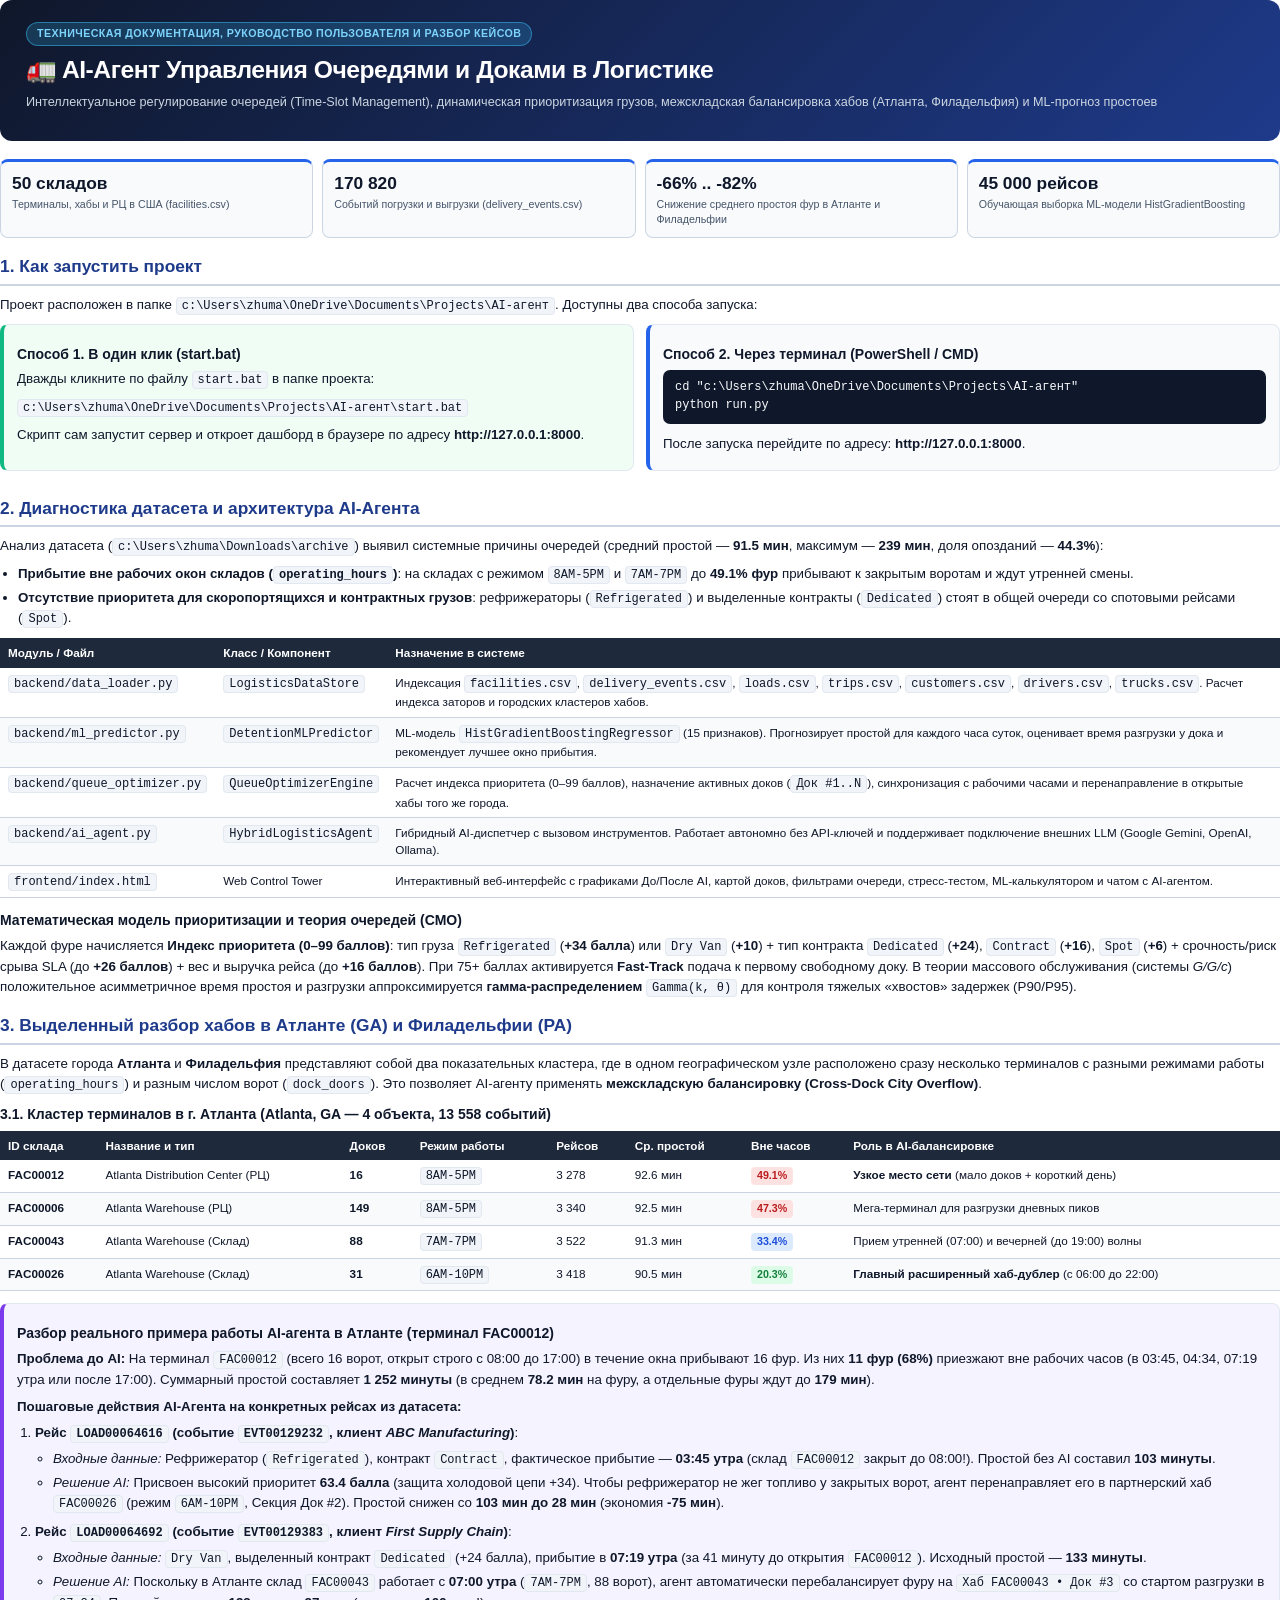
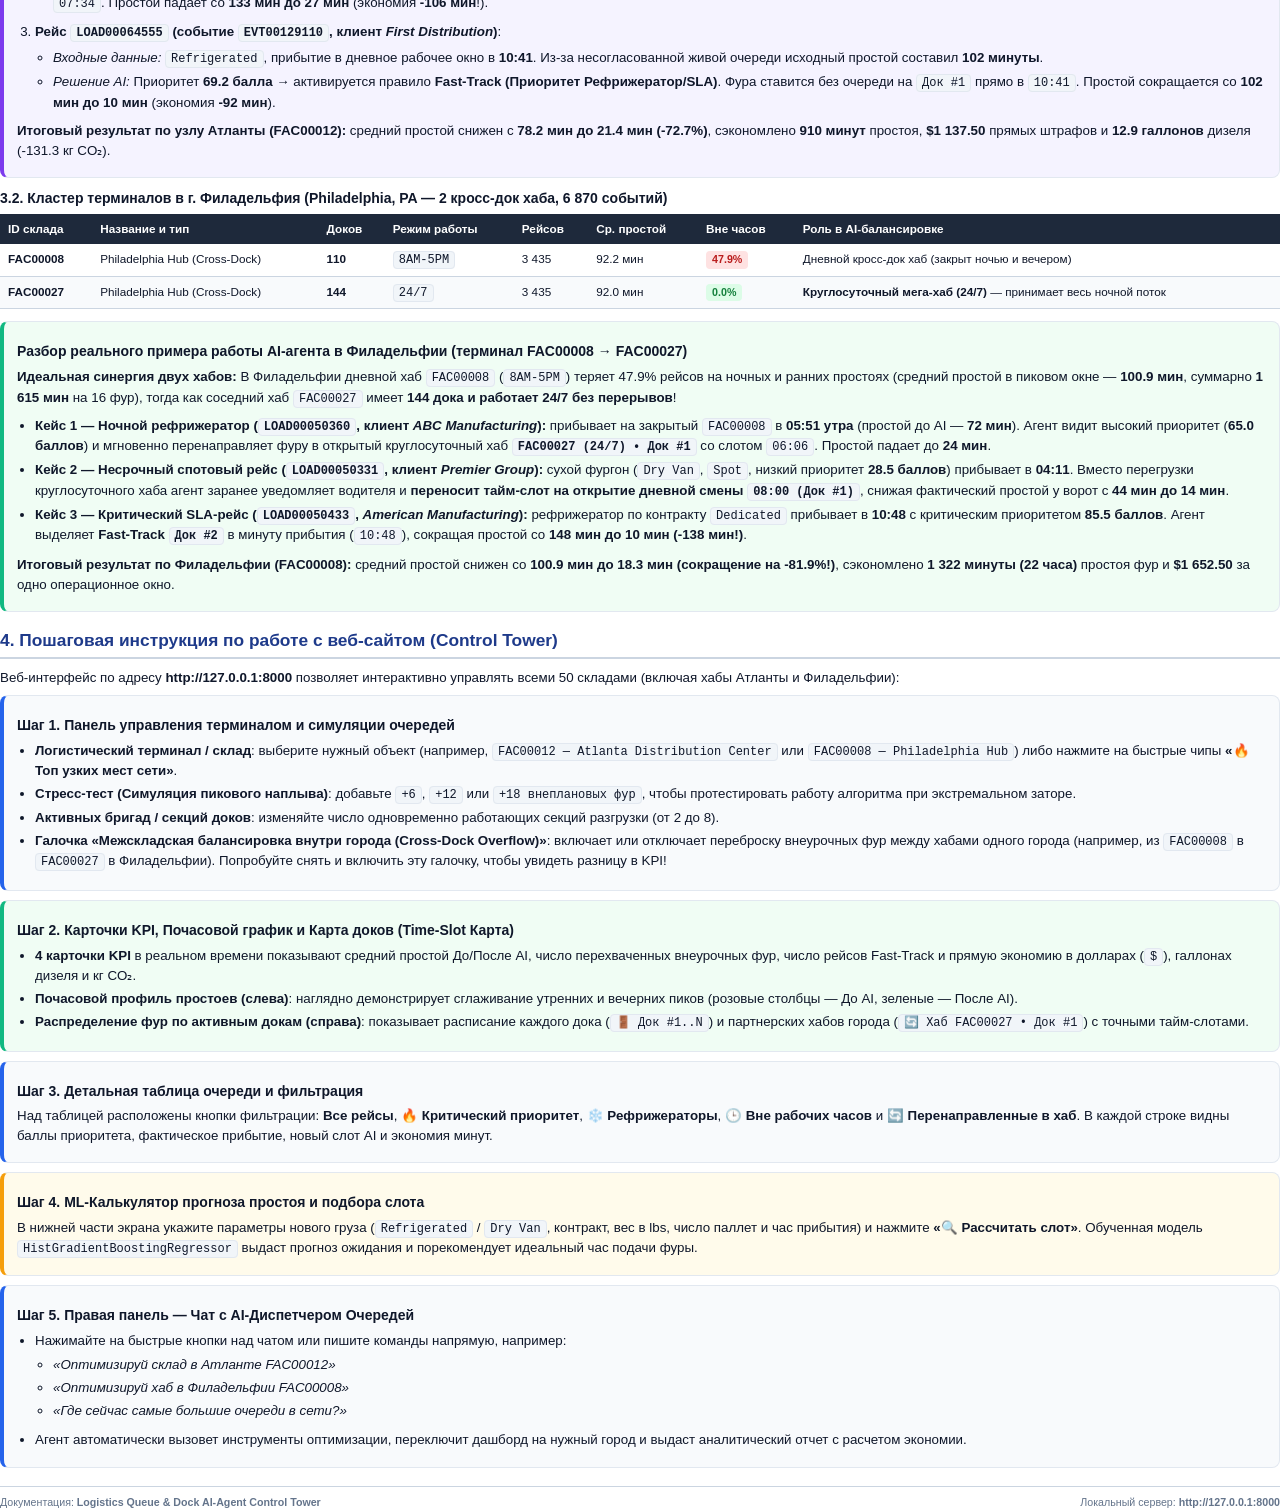
<file: docs/guide_template.html>
<!DOCTYPE html>
<html lang="ru">
<head>
  <meta charset="UTF-8" />
  <title>Руководство пользователя и разбор кейсов (Атланта и Филадельфия) — AI-Агент Логистика</title>
  <style>
    @page {
      size: A4;
      margin: 14mm 15mm 14mm 15mm;
    }
    * {
      box-sizing: border-box;
      margin: 0;
      padding: 0;
    }
    body {
      font-family: 'Segoe UI', Roboto, Arial, sans-serif;
      color: #0f172a;
      background: #ffffff;
      line-height: 1.48;
      font-size: 10pt;
    }
    .header-banner {
      background: linear-gradient(135deg, #0f172a 0%, #1e3a8a 100%);
      color: #ffffff;
      padding: 22px 26px;
      border-radius: 12px;
      margin-bottom: 18px;
    }
    .header-banner .tag {
      display: inline-block;
      background: rgba(56, 189, 248, 0.2);
      border: 1px solid rgba(56, 189, 248, 0.5);
      color: #7dd3fc;
      font-size: 8pt;
      font-weight: 700;
      padding: 3px 10px;
      border-radius: 99px;
      text-transform: uppercase;
      letter-spacing: 0.04em;
      margin-bottom: 6px;
    }
    .header-banner h1 {
      font-size: 18.5pt;
      font-weight: 800;
      margin-bottom: 5px;
      letter-spacing: -0.02em;
    }
    .header-banner p {
      font-size: 9.5pt;
      color: #cbd5e1;
    }
    h2 {
      font-size: 13pt;
      font-weight: 800;
      color: #1e3a8a;
      border-bottom: 2px solid #cbd5e1;
      padding-bottom: 4px;
      margin: 16px 0 9px 0;
    }
    h3 {
      font-size: 10.5pt;
      font-weight: 700;
      color: #0f172a;
      margin: 10px 0 5px 0;
    }
    p {
      margin-bottom: 7px;
    }
    ul, ol {
      margin: 5px 0 9px 18px;
    }
    li {
      margin-bottom: 3px;
    }
    code {
      font-family: Consolas, 'Courier New', monospace;
      background: #f1f5f9;
      color: #0f172a;
      padding: 1px 5px;
      border-radius: 4px;
      font-size: 9pt;
      border: 1px solid #e2e8f0;
    }
    .code-block {
      font-family: Consolas, 'Courier New', monospace;
      background: #0f172a;
      color: #f8fafc;
      padding: 9px 12px;
      border-radius: 7px;
      font-size: 9pt;
      margin: 6px 0 10px 0;
      white-space: pre-wrap;
    }
    .grid-2 {
      display: grid;
      grid-template-columns: 1fr 1fr;
      gap: 12px;
      margin: 8px 0;
    }
    .grid-4 {
      display: grid;
      grid-template-columns: repeat(4, 1fr);
      gap: 9px;
      margin: 8px 0 12px 0;
    }
    .stat-box {
      background: #f8fafc;
      border: 1px solid #cbd5e1;
      border-top: 3px solid #2563eb;
      border-radius: 8px;
      padding: 9px 11px;
    }
    .stat-box .val {
      font-size: 13pt;
      font-weight: 800;
      color: #0f172a;
    }
    .stat-box .lbl {
      font-size: 8pt;
      color: #475569;
    }
    .info-card {
      background: #f8fafc;
      border: 1px solid #e2e8f0;
      border-left: 4px solid #2563eb;
      border-radius: 8px;
      padding: 9px 13px;
      margin-bottom: 9px;
      page-break-inside: avoid;
    }
    .info-card.emerald {
      border-left-color: #10b981;
      background: #f0fdf4;
    }
    .info-card.amber {
      border-left-color: #f59e0b;
      background: #fffbeb;
    }
    .info-card.purple {
      border-left-color: #7c3aed;
      background: #f5f3ff;
    }
    .badge {
      display: inline-block;
      padding: 1px 6px;
      border-radius: 4px;
      font-size: 8pt;
      font-weight: 700;
    }
    .badge-red { background: #fee2e2; color: #b91c1c; }
    .badge-green { background: #dcfce7; color: #15803d; }
    .badge-blue { background: #dbeafe; color: #1d4ed8; }
    .badge-purple { background: #ede9fe; color: #6d28d9; }
    table {
      width: 100%;
      border-collapse: collapse;
      margin: 6px 0 12px 0;
      font-size: 8.8pt;
      page-break-inside: avoid;
    }
    th {
      background: #1e293b;
      color: #ffffff;
      text-align: left;
      padding: 6px 8px;
      font-weight: 700;
    }
    td {
      padding: 6px 8px;
      border-bottom: 1px solid #cbd5e1;
      vertical-align: top;
    }
    tr:nth-child(even) td {
      background: #f8fafc;
    }
    .page-break {
      page-break-before: always;
    }
    .footer {
      margin-top: 18px;
      padding-top: 8px;
      border-top: 1px solid #cbd5e1;
      font-size: 8pt;
      color: #64748b;
      display: flex;
      justify-content: space-between;
    }
  </style>
</head>
<body>

  <!-- PAGE 1: OVERVIEW, LAUNCH & ARCHITECTURE -->
  <div class="header-banner">
    <div class="tag">Техническая документация, руководство пользователя и разбор кейсов</div>
    <h1>🚛 AI-Агент Управления Очередями и Доками в Логистике</h1>
    <p>Интеллектуальное регулирование очередей (Time-Slot Management), динамическая приоритизация грузов, межскладская балансировка хабов (Атланта, Филадельфия) и ML-прогноз простоев</p>
  </div>

  <div class="grid-4">
    <div class="stat-box">
      <div class="val">50 складов</div>
      <div class="lbl">Терминалы, хабы и РЦ в США (facilities.csv)</div>
    </div>
    <div class="stat-box">
      <div class="val">170 820</div>
      <div class="lbl">Событий погрузки и выгрузки (delivery_events.csv)</div>
    </div>
    <div class="stat-box">
      <div class="val">-66% .. -82%</div>
      <div class="lbl">Снижение среднего простоя фур в Атланте и Филадельфии</div>
    </div>
    <div class="stat-box">
      <div class="val">45 000 рейсов</div>
      <div class="lbl">Обучающая выборка ML-модели HistGradientBoosting</div>
    </div>
  </div>

  <h2>1. Как запустить проект</h2>
  <p>Проект расположен в папке <code>c:\Users\zhuma\OneDrive\Documents\Projects\AI-агент</code>. Доступны два способа запуска:</p>

  <div class="grid-2">
    <div class="info-card emerald">
      <h3>Способ 1. В один клик (start.bat)</h3>
      <p>Дважды кликните по файлу <code>start.bat</code> в папке проекта:</p>
      <p><code>c:\Users\zhuma\OneDrive\Documents\Projects\AI-агент\start.bat</code></p>
      <p>Скрипт сам запустит сервер и откроет дашборд в браузере по адресу <b>http://127.0.0.1:8000</b>.</p>
    </div>
    <div class="info-card">
      <h3>Способ 2. Через терминал (PowerShell / CMD)</h3>
      <div class="code-block">cd "c:\Users\zhuma\OneDrive\Documents\Projects\AI-агент"
python run.py</div>
      <p>После запуска перейдите по адресу: <b>http://127.0.0.1:8000</b>.</p>
    </div>
  </div>

  <h2>2. Диагностика датасета и архитектура AI-Агента</h2>
  <p>Анализ датасета (<code>c:\Users\zhuma\Downloads\archive</code>) выявил системные причины очередей (средний простой — <b>91.5 мин</b>, максимум — <b>239 мин</b>, доля опозданий — <b>44.3%</b>):</p>
  <ul>
    <li><b>Прибытие вне рабочих окон складов (<code>operating_hours</code>)</b>: на складах с режимом <code>8AM-5PM</code> и <code>7AM-7PM</code> до <b>49.1% фур</b> прибывают к закрытым воротам и ждут утренней смены.</li>
    <li><b>Отсутствие приоритета для скоропортящихся и контрактных грузов</b>: рефрижераторы (<code>Refrigerated</code>) и выделенные контракты (<code>Dedicated</code>) стоят в общей очереди со спотовыми рейсами (<code>Spot</code>).</li>
  </ul>

  <table>
    <thead>
      <tr>
        <th>Модуль / Файл</th>
        <th>Класс / Компонент</th>
        <th>Назначение в системе</th>
      </tr>
    </thead>
    <tbody>
      <tr>
        <td><code>backend/data_loader.py</code></td>
        <td><code>LogisticsDataStore</code></td>
        <td>Индексация <code>facilities.csv</code>, <code>delivery_events.csv</code>, <code>loads.csv</code>, <code>trips.csv</code>, <code>customers.csv</code>, <code>drivers.csv</code>, <code>trucks.csv</code>. Расчет индекса заторов и городских кластеров хабов.</td>
      </tr>
      <tr>
        <td><code>backend/ml_predictor.py</code></td>
        <td><code>DetentionMLPredictor</code></td>
        <td>ML-модель <code>HistGradientBoostingRegressor</code> (15 признаков). Прогнозирует простой для каждого часа суток, оценивает время разгрузки у дока и рекомендует лучшее окно прибытия.</td>
      </tr>
      <tr>
        <td><code>backend/queue_optimizer.py</code></td>
        <td><code>QueueOptimizerEngine</code></td>
        <td>Расчет индекса приоритета (0–99 баллов), назначение активных доков (<code>Док #1..N</code>), синхронизация с рабочими часами и перенаправление в открытые хабы того же города.</td>
      </tr>
      <tr>
        <td><code>backend/ai_agent.py</code></td>
        <td><code>HybridLogisticsAgent</code></td>
        <td>Гибридный AI-диспетчер с вызовом инструментов. Работает автономно без API-ключей и поддерживает подключение внешних LLM (Google Gemini, OpenAI, Ollama).</td>
      </tr>
      <tr>
        <td><code>frontend/index.html</code></td>
        <td>Web Control Tower</td>
        <td>Интерактивный веб-интерфейс с графиками До/После AI, картой доков, фильтрами очереди, стресс-тестом, ML-калькулятором и чатом с AI-агентом.</td>
      </tr>
    </tbody>
  </table>

  <h3>Математическая модель приоритизации и теория очередей (СМО)</h3>
  <p>Каждой фуре начисляется <b>Индекс приоритета (0–99 баллов)</b>: тип груза <code>Refrigerated</code> (<b>+34 балла</b>) или <code>Dry Van</code> (<b>+10</b>) + тип контракта <code>Dedicated</code> (<b>+24</b>), <code>Contract</code> (<b>+16</b>), <code>Spot</code> (<b>+6</b>) + срочность/риск срыва SLA (до <b>+26 баллов</b>) + вес и выручка рейса (до <b>+16 баллов</b>). При 75+ баллах активируется <b>Fast-Track</b> подача к первому свободному доку. В теории массового обслуживания (системы <i>G/G/c</i>) положительное асимметричное время простоя и разгрузки аппроксимируется <b>гамма-распределением</b> <code>Gamma(k, θ)</code> для контроля тяжелых «хвостов» задержек (P90/P95).</p>

  <!-- PAGE 2: ATLANTA & PHILADELPHIA DEEP DIVE CASE STUDIES -->
  <div class="page-break"></div>

  <h2>3. Выделенный разбор хабов в Атланте (GA) и Филадельфии (PA)</h2>
  <p>В датасете города <b>Атланта</b> и <b>Филадельфия</b> представляют собой два показательных кластера, где в одном географическом узле расположено сразу несколько терминалов с разными режимами работы (<code>operating_hours</code>) и разным числом ворот (<code>dock_doors</code>). Это позволяет AI-агенту применять <b>межскладскую балансировку (Cross-Dock City Overflow)</b>.</p>

  <h3>3.1. Кластер терминалов в г. Атланта (Atlanta, GA — 4 объекта, 13 558 событий)</h3>
  <table>
    <thead>
      <tr>
        <th>ID склада</th>
        <th>Название и тип</th>
        <th>Доков</th>
        <th>Режим работы</th>
        <th>Рейсов</th>
        <th>Ср. простой</th>
        <th>Вне часов</th>
        <th>Роль в AI-балансировке</th>
      </tr>
    </thead>
    <tbody>
      <tr>
        <td><b>FAC00012</b></td>
        <td>Atlanta Distribution Center (РЦ)</td>
        <td><b>16</b></td>
        <td><code>8AM-5PM</code></td>
        <td>3 278</td>
        <td>92.6 мин</td>
        <td><span class="badge badge-red">49.1%</span></td>
        <td><b>Узкое место сети</b> (мало доков + короткий день)</td>
      </tr>
      <tr>
        <td><b>FAC00006</b></td>
        <td>Atlanta Warehouse (РЦ)</td>
        <td><b>149</b></td>
        <td><code>8AM-5PM</code></td>
        <td>3 340</td>
        <td>92.5 мин</td>
        <td><span class="badge badge-red">47.3%</span></td>
        <td>Мега-терминал для разгрузки дневных пиков</td>
      </tr>
      <tr>
        <td><b>FAC00043</b></td>
        <td>Atlanta Warehouse (Склад)</td>
        <td><b>88</b></td>
        <td><code>7AM-7PM</code></td>
        <td>3 522</td>
        <td>91.3 мин</td>
        <td><span class="badge badge-blue">33.4%</span></td>
        <td>Прием утренней (07:00) и вечерней (до 19:00) волны</td>
      </tr>
      <tr>
        <td><b>FAC00026</b></td>
        <td>Atlanta Warehouse (Склад)</td>
        <td><b>31</b></td>
        <td><code>6AM-10PM</code></td>
        <td>3 418</td>
        <td>90.5 мин</td>
        <td><span class="badge badge-green">20.3%</span></td>
        <td><b>Главный расширенный хаб-дублер</b> (с 06:00 до 22:00)</td>
      </tr>
    </tbody>
  </table>

  <div class="info-card purple">
    <h3>Разбор реального примера работы AI-агента в Атланте (терминал FAC00012)</h3>
    <p><b>Проблема до AI:</b> На терминал <code>FAC00012</code> (всего 16 ворот, открыт строго с 08:00 до 17:00) в течение окна прибывают 16 фур. Из них <b>11 фур (68%)</b> приезжают вне рабочих часов (в 03:45, 04:34, 07:19 утра или после 17:00). Суммарный простой составляет <b>1 252 минуты</b> (в среднем <b>78.2 мин</b> на фуру, а отдельные фуры ждут до <b>179 мин</b>).</p>
    <p><b>Пошаговые действия AI-Агента на конкретных рейсах из датасета:</b></p>
    <ol>
      <li><b>Рейс <code>LOAD00064616</code> (событие <code>EVT00129232</code>, клиент <i>ABC Manufacturing</i>)</b>:
        <ul>
          <li><i>Входные данные:</i> Рефрижератор (<code>Refrigerated</code>), контракт <code>Contract</code>, фактическое прибытие — <b>03:45 утра</b> (склад <code>FAC00012</code> закрыт до 08:00!). Простой без AI составил <b>103 минуты</b>.</li>
          <li><i>Решение AI:</i> Присвоен высокий приоритет <b>63.4 балла</b> (защита холодовой цепи +34). Чтобы рефрижератор не жег топливо у закрытых ворот, агент перенаправляет его в партнерский хаб <code>FAC00026</code> (режим <code>6AM-10PM</code>, Секция Док #2). Простой снижен со <b>103 мин до 28 мин</b> (экономия <b>-75 мин</b>).</li>
        </ul>
      </li>
      <li><b>Рейс <code>LOAD00064692</code> (событие <code>EVT00129383</code>, клиент <i>First Supply Chain</i>)</b>:
        <ul>
          <li><i>Входные данные:</i> <code>Dry Van</code>, выделенный контракт <code>Dedicated</code> (+24 балла), прибытие в <b>07:19 утра</b> (за 41 минуту до открытия <code>FAC00012</code>). Исходный простой — <b>133 минуты</b>.</li>
          <li><i>Решение AI:</i> Поскольку в Атланте склад <code>FAC00043</code> работает с <b>07:00 утра</b> (<code>7AM-7PM</code>, 88 ворот), агент автоматически перебалансирует фуру на <code>Хаб FAC00043 • Док #3</code> со стартом разгрузки в <code>07:34</code>. Простой падает со <b>133 мин до 27 мин</b> (экономия <b>-106 мин</b>!).</li>
        </ul>
      </li>
      <li><b>Рейс <code>LOAD00064555</code> (событие <code>EVT00129110</code>, клиент <i>First Distribution</i>)</b>:
        <ul>
          <li><i>Входные данные:</i> <code>Refrigerated</code>, прибытие в дневное рабочее окно в <b>10:41</b>. Из-за несогласованной живой очереди исходный простой составил <b>102 минуты</b>.</li>
          <li><i>Решение AI:</i> Приоритет <b>69.2 балла</b> → активируется правило <b>Fast-Track (Приоритет Рефрижератор/SLA)</b>. Фура ставится без очереди на <code>Док #1</code> прямо в <code>10:41</code>. Простой сокращается со <b>102 мин до 10 мин</b> (экономия <b>-92 мин</b>).</li>
        </ul>
      </li>
    </ol>
    <p><b>Итоговый результат по узлу Атланты (FAC00012):</b> средний простой снижен с <b>78.2 мин до 21.4 мин (-72.7%)</b>, сэкономлено <b>910 минут</b> простоя, <b>$1 137.50</b> прямых штрафов и <b>12.9 галлонов</b> дизеля (-131.3 кг CO₂).</p>
  </div>

  <h3>3.2. Кластер терминалов в г. Филадельфия (Philadelphia, PA — 2 кросс-док хаба, 6 870 событий)</h3>
  <table>
    <thead>
      <tr>
        <th>ID склада</th>
        <th>Название и тип</th>
        <th>Доков</th>
        <th>Режим работы</th>
        <th>Рейсов</th>
        <th>Ср. простой</th>
        <th>Вне часов</th>
        <th>Роль в AI-балансировке</th>
      </tr>
    </thead>
    <tbody>
      <tr>
        <td><b>FAC00008</b></td>
        <td>Philadelphia Hub (Cross-Dock)</td>
        <td><b>110</b></td>
        <td><code>8AM-5PM</code></td>
        <td>3 435</td>
        <td>92.2 мин</td>
        <td><span class="badge badge-red">47.9%</span></td>
        <td>Дневной кросс-док хаб (закрыт ночью и вечером)</td>
      </tr>
      <tr>
        <td><b>FAC00027</b></td>
        <td>Philadelphia Hub (Cross-Dock)</td>
        <td><b>144</b></td>
        <td><code>24/7</code></td>
        <td>3 435</td>
        <td>92.0 мин</td>
        <td><span class="badge badge-green">0.0%</span></td>
        <td><b>Круглосуточный мега-хаб (24/7)</b> — принимает весь ночной поток</td>
      </tr>
    </tbody>
  </table>

  <div class="info-card emerald">
    <h3>Разбор реального примера работы AI-агента в Филадельфии (терминал FAC00008 → FAC00027)</h3>
    <p><b>Идеальная синергия двух хабов:</b> В Филадельфии дневной хаб <code>FAC00008</code> (<code>8AM-5PM</code>) теряет 47.9% рейсов на ночных и ранних простоях (средний простой в пиковом окне — <b>100.9 мин</b>, суммарно <b>1 615 мин</b> на 16 фур), тогда как соседний хаб <code>FAC00027</code> имеет <b>144 дока и работает 24/7 без перерывов</b>!</p>
    <ul>
      <li><b>Кейс 1 — Ночной рефрижератор (<code>LOAD00050360</code>, клиент <i>ABC Manufacturing</i>):</b> прибывает на закрытый <code>FAC00008</code> в <b>05:51 утра</b> (простой до AI — <b>72 мин</b>). Агент видит высокий приоритет (<b>65.0 баллов</b>) и мгновенно перенаправляет фуру в открытый круглосуточный хаб <b><code>FAC00027 (24/7) • Док #1</code></b> со слотом <code>06:06</code>. Простой падает до <b>24 мин</b>.</li>
      <li><b>Кейс 2 — Несрочный спотовый рейс (<code>LOAD00050331</code>, клиент <i>Premier Group</i>):</b> сухой фургон (<code>Dry Van</code>, <code>Spot</code>, низкий приоритет <b>28.5 баллов</b>) прибывает в <b>04:11</b>. Вместо перегрузки круглосуточного хаба агент заранее уведомляет водителя и <b>переносит тайм-слот на открытие дневной смены <code>08:00 (Док #1)</code></b>, снижая фактический простой у ворот с <b>44 мин до 14 мин</b>.</li>
      <li><b>Кейс 3 — Критический SLA-рейс (<code>LOAD00050433</code>, <i>American Manufacturing</i>):</b> рефрижератор по контракту <code>Dedicated</code> прибывает в <b>10:48</b> с критическим приоритетом <b>85.5 баллов</b>. Агент выделяет <b>Fast-Track <code>Док #2</code></b> в минуту прибытия (<code>10:48</code>), сокращая простой со <b>148 мин до 10 мин (-138 мин!)</b>.</li>
    </ul>
    <p><b>Итоговый результат по Филадельфии (FAC00008):</b> средний простой снижен со <b>100.9 мин до 18.3 мин (сокращение на -81.9%!)</b>, сэкономлено <b>1 322 минуты (22 часа)</b> простоя фур и <b>$1 652.50</b> за одно операционное окно.</p>
  </div>

  <!-- PAGE 3: STEP-BY-STEP WEB UI GUIDE -->
  <div class="page-break"></div>

  <h2>4. Пошаговая инструкция по работе с веб-сайтом (Control Tower)</h2>
  <p>Веб-интерфейс по адресу <b>http://127.0.0.1:8000</b> позволяет интерактивно управлять всеми 50 складами (включая хабы Атланты и Филадельфии):</p>

  <div class="info-card">
    <h3>Шаг 1. Панель управления терминалом и симуляции очередей</h3>
    <ul>
      <li><b>Логистический терминал / склад</b>: выберите нужный объект (например, <code>FAC00012 — Atlanta Distribution Center</code> или <code>FAC00008 — Philadelphia Hub</code>) либо нажмите на быстрые чипы <b>«🔥 Топ узких мест сети»</b>.</li>
      <li><b>Стресс-тест (Симуляция пикового наплыва)</b>: добавьте <code>+6</code>, <code>+12</code> или <code>+18 внеплановых фур</code>, чтобы протестировать работу алгоритма при экстремальном заторе.</li>
      <li><b>Активных бригад / секций доков</b>: изменяйте число одновременно работающих секций разгрузки (от 2 до 8).</li>
      <li><b>Галочка «Межскладская балансировка внутри города (Cross-Dock Overflow)»</b>: включает или отключает переброску внеурочных фур между хабами одного города (например, из <code>FAC00008</code> в <code>FAC00027</code> в Филадельфии). Попробуйте снять и включить эту галочку, чтобы увидеть разницу в KPI!</li>
    </ul>
  </div>

  <div class="info-card emerald">
    <h3>Шаг 2. Карточки KPI, Почасовой график и Карта доков (Time-Slot Карта)</h3>
    <ul>
      <li><b>4 карточки KPI</b> в реальном времени показывают средний простой До/После AI, число перехваченных внеурочных фур, число рейсов Fast-Track и прямую экономию в долларах (<code>$</code>), галлонах дизеля и кг CO₂.</li>
      <li><b>Почасовой профиль простоев (слева)</b>: наглядно демонстрирует сглаживание утренних и вечерних пиков (розовые столбцы — До AI, зеленые — После AI).</li>
      <li><b>Распределение фур по активным докам (справа)</b>: показывает расписание каждого дока (<code>🚪 Док #1..N</code>) и партнерских хабов города (<code>🔄 Хаб FAC00027 • Док #1</code>) с точными тайм-слотами.</li>
    </ul>
  </div>

  <div class="info-card">
    <h3>Шаг 3. Детальная таблица очереди и фильтрация</h3>
    <p>Над таблицей расположены кнопки фильтрации: <b>Все рейсы</b>, <b>🔥 Критический приоритет</b>, <b>❄️ Рефрижераторы</b>, <b>🕒 Вне рабочих часов</b> и <b>🔄 Перенаправленные в хаб</b>. В каждой строке видны баллы приоритета, фактическое прибытие, новый слот AI и экономия минут.</p>
  </div>

  <div class="info-card amber">
    <h3>Шаг 4. ML-Калькулятор прогноза простоя и подбора слота</h3>
    <p>В нижней части экрана укажите параметры нового груза (<code>Refrigerated</code> / <code>Dry Van</code>, контракт, вес в lbs, число паллет и час прибытия) и нажмите <b>«🔍 Рассчитать слот»</b>. Обученная модель <code>HistGradientBoostingRegressor</code> выдаст прогноз ожидания и порекомендует идеальный час подачи фуры.</p>
  </div>

  <div class="info-card">
    <h3>Шаг 5. Правая панель — Чат с AI-Диспетчером Очередей</h3>
    <ul>
      <li>Нажимайте на быстрые кнопки над чатом или пишите команды напрямую, например:
        <ul>
          <li><i>«Оптимизируй склад в Атланте FAC00012»</i></li>
          <li><i>«Оптимизируй хаб в Филадельфии FAC00008»</i></li>
          <li><i>«Где сейчас самые большие очереди в сети?»</i></li>
        </ul>
      </li>
      <li>Агент автоматически вызовет инструменты оптимизации, переключит дашборд на нужный город и выдаст аналитический отчет с расчетом экономии.</li>
    </ul>
  </div>

  <div class="footer">
    <span>Документация: <b>Logistics Queue &amp; Dock AI-Agent Control Tower</b></span>
    <span>Локальный сервер: <b>http://127.0.0.1:8000</b></span>
  </div>

</body>
</html>
</file>
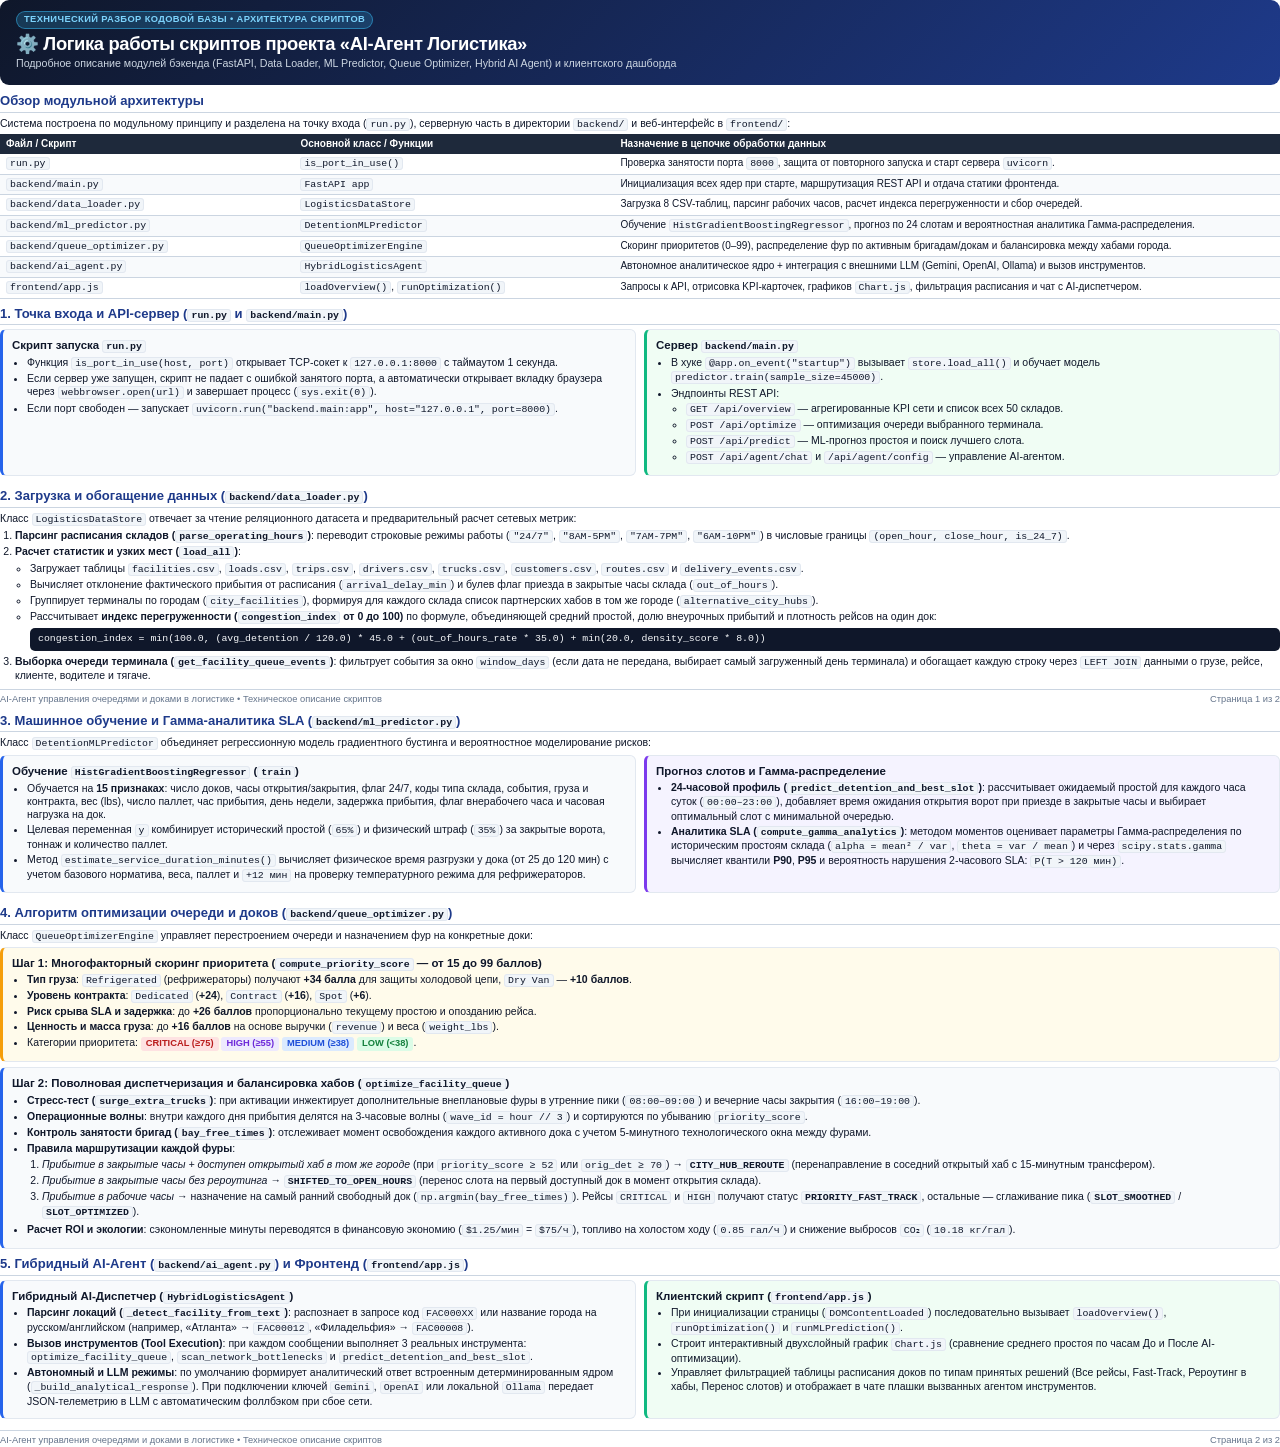
<file: docs/scripts_logic_template.html>
<!DOCTYPE html>
<html lang="ru">
<head>
  <meta charset="UTF-8" />
  <title>Архитектура и логика работы скриптов — AI-Агент Логистика</title>
  <style>
    @page {
      size: A4;
      margin: 8mm 11mm 8mm 11mm;
    }
    * {
      box-sizing: border-box;
      margin: 0;
      padding: 0;
    }
    body {
      font-family: 'Segoe UI', Roboto, Arial, sans-serif;
      color: #0f172a;
      background: #ffffff;
      line-height: 1.28;
      font-size: 7.9pt;
    }
    .header-banner {
      background: linear-gradient(135deg, #0f172a 0%, #1e3a8a 100%);
      color: #ffffff;
      padding: 11px 16px;
      border-radius: 9px;
      margin-bottom: 8px;
    }
    .header-banner .tag {
      display: inline-block;
      background: rgba(56, 189, 248, 0.2);
      border: 1px solid rgba(56, 189, 248, 0.5);
      color: #7dd3fc;
      font-size: 7pt;
      font-weight: 700;
      padding: 2px 7px;
      border-radius: 99px;
      text-transform: uppercase;
      letter-spacing: 0.04em;
      margin-bottom: 3px;
    }
    .header-banner h1 {
      font-size: 13.8pt;
      font-weight: 800;
      margin-bottom: 2px;
      letter-spacing: -0.02em;
    }
    .header-banner p {
      font-size: 8pt;
      color: #cbd5e1;
    }
    h2 {
      font-size: 9.8pt;
      font-weight: 800;
      color: #1e3a8a;
      border-bottom: 1.5px solid #cbd5e1;
      padding-bottom: 2px;
      margin: 7px 0 4px 0;
    }
    h3 {
      font-size: 8.6pt;
      font-weight: 700;
      color: #0f172a;
      margin: 2px 0 2px 0;
    }
    p {
      margin-bottom: 3px;
    }
    ul, ol {
      margin: 2px 0 4px 15px;
    }
    li {
      margin-bottom: 1.5px;
    }
    code {
      font-family: Consolas, 'Courier New', monospace;
      background: #f1f5f9;
      color: #0f172a;
      padding: 0px 3px;
      border-radius: 3px;
      font-size: 7.4pt;
      border: 1px solid #e2e8f0;
    }
    .code-block {
      font-family: Consolas, 'Courier New', monospace;
      background: #0f172a;
      color: #f8fafc;
      padding: 5px 8px;
      border-radius: 5px;
      font-size: 7.4pt;
      margin: 3px 0 4px 0;
      white-space: pre-wrap;
    }
    .grid-2 {
      display: grid;
      grid-template-columns: 1fr 1fr;
      gap: 8px;
      margin: 4px 0;
    }
    .info-card {
      background: #f8fafc;
      border: 1px solid #e2e8f0;
      border-left: 3.5px solid #2563eb;
      border-radius: 6px;
      padding: 6px 9px;
      margin-bottom: 5px;
      page-break-inside: avoid;
    }
    .info-card.emerald {
      border-left-color: #10b981;
      background: #f0fdf4;
    }
    .info-card.amber {
      border-left-color: #f59e0b;
      background: #fffbeb;
    }
    .info-card.purple {
      border-left-color: #7c3aed;
      background: #f5f3ff;
    }
    .badge {
      display: inline-block;
      padding: 1px 5px;
      border-radius: 3px;
      font-size: 7pt;
      font-weight: 700;
    }
    .badge-red { background: #fee2e2; color: #b91c1c; }
    .badge-green { background: #dcfce7; color: #15803d; }
    .badge-blue { background: #dbeafe; color: #1d4ed8; }
    .badge-purple { background: #ede9fe; color: #6d28d9; }
    table {
      width: 100%;
      border-collapse: collapse;
      margin: 3px 0 5px 0;
      font-size: 7.5pt;
      page-break-inside: avoid;
    }
    th {
      background: #1e293b;
      color: #ffffff;
      text-align: left;
      padding: 3.5px 6px;
      font-weight: 700;
    }
    td {
      padding: 3px 6px;
      border-bottom: 1px solid #cbd5e1;
      vertical-align: top;
    }
    tr:nth-child(even) td {
      background: #f8fafc;
    }
    .page-break {
      page-break-before: always;
    }
    .footer {
      margin-top: 6px;
      padding-top: 4px;
      border-top: 1px solid #cbd5e1;
      font-size: 7pt;
      color: #64748b;
      display: flex;
      justify-content: space-between;
    }
  </style>
</head>
<body>

  <!-- PAGE 1 -->
  <div class="header-banner">
    <div class="tag">Технический разбор кодовой базы • Архитектура скриптов</div>
    <h1>⚙️ Логика работы скриптов проекта «AI-Агент Логистика»</h1>
    <p>Подробное описание модулей бэкенда (FastAPI, Data Loader, ML Predictor, Queue Optimizer, Hybrid AI Agent) и клиентского дашборда</p>
  </div>

  <h2>Обзор модульной архитектуры</h2>
  <p>Система построена по модульному принципу и разделена на точку входа (<code>run.py</code>), серверную часть в директории <code>backend/</code> и веб-интерфейс в <code>frontend/</code>:</p>

  <table>
    <thead>
      <tr>
        <th style="width: 23%;">Файл / Скрипт</th>
        <th style="width: 25%;">Основной класс / Функции</th>
        <th>Назначение в цепочке обработки данных</th>
      </tr>
    </thead>
    <tbody>
      <tr>
        <td><code>run.py</code></td>
        <td><code>is_port_in_use()</code></td>
        <td>Проверка занятости порта <code>8000</code>, защита от повторного запуска и старт сервера <code>uvicorn</code>.</td>
      </tr>
      <tr>
        <td><code>backend/main.py</code></td>
        <td><code>FastAPI app</code></td>
        <td>Инициализация всех ядер при старте, маршрутизация REST API и отдача статики фронтенда.</td>
      </tr>
      <tr>
        <td><code>backend/data_loader.py</code></td>
        <td><code>LogisticsDataStore</code></td>
        <td>Загрузка 8 CSV-таблиц, парсинг рабочих часов, расчет индекса перегруженности и сбор очередей.</td>
      </tr>
      <tr>
        <td><code>backend/ml_predictor.py</code></td>
        <td><code>DetentionMLPredictor</code></td>
        <td>Обучение <code>HistGradientBoostingRegressor</code>, прогноз по 24 слотам и вероятностная аналитика Гамма-распределения.</td>
      </tr>
      <tr>
        <td><code>backend/queue_optimizer.py</code></td>
        <td><code>QueueOptimizerEngine</code></td>
        <td>Скоринг приоритетов (0–99), распределение фур по активным бригадам/докам и балансировка между хабами города.</td>
      </tr>
      <tr>
        <td><code>backend/ai_agent.py</code></td>
        <td><code>HybridLogisticsAgent</code></td>
        <td>Автономное аналитическое ядро + интеграция с внешними LLM (Gemini, OpenAI, Ollama) и вызов инструментов.</td>
      </tr>
      <tr>
        <td><code>frontend/app.js</code></td>
        <td><code>loadOverview()</code>, <code>runOptimization()</code></td>
        <td>Запросы к API, отрисовка KPI-карточек, графиков <code>Chart.js</code>, фильтрация расписания и чат с AI-диспетчером.</td>
      </tr>
    </tbody>
  </table>

  <h2>1. Точка входа и API-сервер (<code>run.py</code> и <code>backend/main.py</code>)</h2>
  <div class="grid-2">
    <div class="info-card">
      <h3>Скрипт запуска <code>run.py</code></h3>
      <ul>
        <li>Функция <code>is_port_in_use(host, port)</code> открывает TCP-сокет к <code>127.0.0.1:8000</code> с таймаутом 1 секунда.</li>
        <li>Если сервер уже запущен, скрипт не падает с ошибкой занятого порта, а автоматически открывает вкладку браузера через <code>webbrowser.open(url)</code> и завершает процесс (<code>sys.exit(0)</code>).</li>
        <li>Если порт свободен — запускает <code>uvicorn.run("backend.main:app", host="127.0.0.1", port=8000)</code>.</li>
      </ul>
    </div>
    <div class="info-card emerald">
      <h3>Сервер <code>backend/main.py</code></h3>
      <ul>
        <li>В хуке <code>@app.on_event("startup")</code> вызывает <code>store.load_all()</code> и обучает модель <code>predictor.train(sample_size=45000)</code>.</li>
        <li>Эндпоинты REST API:
          <ul>
            <li><code>GET /api/overview</code> — агрегированные KPI сети и список всех 50 складов.</li>
            <li><code>POST /api/optimize</code> — оптимизация очереди выбранного терминала.</li>
            <li><code>POST /api/predict</code> — ML-прогноз простоя и поиск лучшего слота.</li>
            <li><code>POST /api/agent/chat</code> и <code>/api/agent/config</code> — управление AI-агентом.</li>
          </ul>
        </li>
      </ul>
    </div>
  </div>

  <h2>2. Загрузка и обогащение данных (<code>backend/data_loader.py</code>)</h2>
  <p>Класс <code>LogisticsDataStore</code> отвечает за чтение реляционного датасета и предварительный расчет сетевых метрик:</p>
  <ol>
    <li><strong>Парсинг расписания складов (<code>parse_operating_hours</code>)</strong>: переводит строковые режимы работы (<code>"24/7"</code>, <code>"8AM-5PM"</code>, <code>"7AM-7PM"</code>, <code>"6AM-10PM"</code>) в числовые границы <code>(open_hour, close_hour, is_24_7)</code>.</li>
    <li><strong>Расчет статистик и узких мест (<code>load_all</code>)</strong>:
      <ul>
        <li>Загружает таблицы <code>facilities.csv</code>, <code>loads.csv</code>, <code>trips.csv</code>, <code>drivers.csv</code>, <code>trucks.csv</code>, <code>customers.csv</code>, <code>routes.csv</code> и <code>delivery_events.csv</code>.</li>
        <li>Вычисляет отклонение фактического прибытия от расписания (<code>arrival_delay_min</code>) и булев флаг приезда в закрытые часы склада (<code>out_of_hours</code>).</li>
        <li>Группирует терминалы по городам (<code>city_facilities</code>), формируя для каждого склада список партнерских хабов в том же городе (<code>alternative_city_hubs</code>).</li>
        <li>Рассчитывает <strong>индекс перегруженности (<code>congestion_index</code> от 0 до 100)</strong> по формуле, объединяющей средний простой, долю внеурочных прибытий и плотность рейсов на один док:
          <div class="code-block">congestion_index = min(100.0, (avg_detention / 120.0) * 45.0 + (out_of_hours_rate * 35.0) + min(20.0, density_score * 8.0))</div>
        </li>
      </ul>
    </li>
    <li><strong>Выборка очереди терминала (<code>get_facility_queue_events</code>)</strong>: фильтрует события за окно <code>window_days</code> (если дата не передана, выбирает самый загруженный день терминала) и обогащает каждую строку через <code>LEFT JOIN</code> данными о грузе, рейсе, клиенте, водителе и тягаче.</li>
  </ol>

  <div class="footer">
    <span>AI-Агент управления очередями и доками в логистике • Техническое описание скриптов</span>
    <span>Страница 1 из 2</span>
  </div>

  <!-- PAGE 2 -->
  <div class="page-break"></div>

  <h2>3. Машинное обучение и Гамма-аналитика SLA (<code>backend/ml_predictor.py</code>)</h2>
  <p>Класс <code>DetentionMLPredictor</code> объединяет регрессионную модель градиентного бустинга и вероятностное моделирование рисков:</p>

  <div class="grid-2">
    <div class="info-card">
      <h3>Обучение <code>HistGradientBoostingRegressor</code> (<code>train</code>)</h3>
      <ul>
        <li>Обучается на <strong>15 признаках</strong>: число доков, часы открытия/закрытия, флаг 24/7, коды типа склада, события, груза и контракта, вес (lbs), число паллет, час прибытия, день недели, задержка прибытия, флаг внерабочего часа и часовая нагрузка на док.</li>
        <li>Целевая переменная <code>y</code> комбинирует исторический простой (<code>65%</code>) и физический штраф (<code>35%</code>) за закрытые ворота, тоннаж и количество паллет.</li>
        <li>Метод <code>estimate_service_duration_minutes()</code> вычисляет физическое время разгрузки у дока (от 25 до 120 мин) с учетом базового норматива, веса, паллет и <code>+12 мин</code> на проверку температурного режима для рефрижераторов.</li>
      </ul>
    </div>
    <div class="info-card purple">
      <h3>Прогноз слотов и Гамма-распределение</h3>
      <ul>
        <li><strong>24-часовой профиль (<code>predict_detention_and_best_slot</code>)</strong>: рассчитывает ожидаемый простой для каждого часа суток (<code>00:00–23:00</code>), добавляет время ожидания открытия ворот при приезде в закрытые часы и выбирает оптимальный слот с минимальной очередью.</li>
        <li><strong>Аналитика SLA (<code>compute_gamma_analytics</code>)</strong>: методом моментов оценивает параметры Гамма-распределения по историческим простоям склада (<code>alpha = mean² / var</code>, <code>theta = var / mean</code>) и через <code>scipy.stats.gamma</code> вычисляет квантили <strong>P90</strong>, <strong>P95</strong> и вероятность нарушения 2-часового SLA: <code>P(T &gt; 120 мин)</code>.</li>
      </ul>
    </div>
  </div>

  <h2>4. Алгоритм оптимизации очереди и доков (<code>backend/queue_optimizer.py</code>)</h2>
  <p>Класс <code>QueueOptimizerEngine</code> управляет перестроением очереди и назначением фур на конкретные доки:</p>

  <div class="info-card amber">
    <h3>Шаг 1: Многофакторный скоринг приоритета (<code>compute_priority_score</code> — от 15 до 99 баллов)</h3>
    <ul>
      <li><strong>Тип груза</strong>: <code>Refrigerated</code> (рефрижераторы) получают <strong>+34 балла</strong> для защиты холодовой цепи, <code>Dry Van</code> — <strong>+10 баллов</strong>.</li>
      <li><strong>Уровень контракта</strong>: <code>Dedicated</code> (<strong>+24</strong>), <code>Contract</code> (<strong>+16</strong>), <code>Spot</code> (<strong>+6</strong>).</li>
      <li><strong>Риск срыва SLA и задержка</strong>: до <strong>+26 баллов</strong> пропорционально текущему простою и опозданию рейса.</li>
      <li><strong>Ценность и масса груза</strong>: до <strong>+16 баллов</strong> на основе выручки (<code>revenue</code>) и веса (<code>weight_lbs</code>).</li>
      <li>Категории приоритета: <span class="badge badge-red">CRITICAL (≥75)</span> <span class="badge badge-purple">HIGH (≥55)</span> <span class="badge badge-blue">MEDIUM (≥38)</span> <span class="badge badge-green">LOW (&lt;38)</span>.</li>
    </ul>
  </div>

  <div class="info-card">
    <h3>Шаг 2: Поволновая диспетчеризация и балансировка хабов (<code>optimize_facility_queue</code>)</h3>
    <ul>
      <li><strong>Стресс-тест (<code>surge_extra_trucks</code>)</strong>: при активации инжектирует дополнительные внеплановые фуры в утренние пики (<code>08:00–09:00</code>) и вечерние часы закрытия (<code>16:00–19:00</code>).</li>
      <li><strong>Операционные волны</strong>: внутри каждого дня прибытия делятся на 3-часовые волны (<code>wave_id = hour // 3</code>) и сортируются по убыванию <code>priority_score</code>.</li>
      <li><strong>Контроль занятости бригад (<code>bay_free_times</code>)</strong>: отслеживает момент освобождения каждого активного дока с учетом 5-минутного технологического окна между фурами.</li>
      <li><strong>Правила маршрутизации каждой фуры</strong>:
        <ol>
          <li><em>Прибытие в закрытые часы + доступен открытый хаб в том же городе</em> (при <code>priority_score ≥ 52</code> или <code>orig_det ≥ 70</code>) → <strong><code>CITY_HUB_REROUTE</code></strong> (перенаправление в соседний открытый хаб с 15-минутным трансфером).</li>
          <li><em>Прибытие в закрытые часы без рероутинга</em> → <strong><code>SHIFTED_TO_OPEN_HOURS</code></strong> (перенос слота на первый доступный док в момент открытия склада).</li>
          <li><em>Прибытие в рабочие часы</em> → назначение на самый ранний свободный док (<code>np.argmin(bay_free_times)</code>). Рейсы <code>CRITICAL</code> и <code>HIGH</code> получают статус <strong><code>PRIORITY_FAST_TRACK</code></strong>, остальные — сглаживание пика (<strong><code>SLOT_SMOOTHED</code></strong> / <strong><code>SLOT_OPTIMIZED</code></strong>).</li>
        </ol>
      </li>
      <li><strong>Расчет ROI и экологии</strong>: сэкономленные минуты переводятся в финансовую экономию (<code>$1.25/мин</code> = <code>$75/ч</code>), топливо на холостом ходу (<code>0.85 гал/ч</code>) и снижение выбросов <code>CO₂</code> (<code>10.18 кг/гал</code>).</li>
    </ul>
  </div>

  <h2>5. Гибридный AI-Агент (<code>backend/ai_agent.py</code>) и Фронтенд (<code>frontend/app.js</code>)</h2>
  <div class="grid-2">
    <div class="info-card">
      <h3>Гибридный AI-Диспетчер (<code>HybridLogisticsAgent</code>)</h3>
      <ul>
        <li><strong>Парсинг локаций (<code>_detect_facility_from_text</code>)</strong>: распознает в запросе код <code>FAC000XX</code> или название города на русском/английском (например, «Атланта» → <code>FAC00012</code>, «Филадельфия» → <code>FAC00008</code>).</li>
        <li><strong>Вызов инструментов (Tool Execution)</strong>: при каждом сообщении выполняет 3 реальных инструмента: <code>optimize_facility_queue</code>, <code>scan_network_bottlenecks</code> и <code>predict_detention_and_best_slot</code>.</li>
        <li><strong>Автономный и LLM режимы</strong>: по умолчанию формирует аналитический ответ встроенным детерминированным ядром (<code>_build_analytical_response</code>). При подключении ключей <code>Gemini</code>, <code>OpenAI</code> или локальной <code>Ollama</code> передает JSON-телеметрию в LLM с автоматическим фоллбэком при сбое сети.</li>
      </ul>
    </div>
    <div class="info-card emerald">
      <h3>Клиентский скрипт (<code>frontend/app.js</code>)</h3>
      <ul>
        <li>При инициализации страницы (<code>DOMContentLoaded</code>) последовательно вызывает <code>loadOverview()</code>, <code>runOptimization()</code> и <code>runMLPrediction()</code>.</li>
        <li>Строит интерактивный двухслойный график <code>Chart.js</code> (сравнение среднего простоя по часам До и После AI-оптимизации).</li>
        <li>Управляет фильтрацией таблицы расписания доков по типам принятых решений (Все рейсы, Fast-Track, Рероутинг в хабы, Перенос слотов) и отображает в чате плашки вызванных агентом инструментов.</li>
      </ul>
    </div>
  </div>

  <div class="footer">
    <span>AI-Агент управления очередями и доками в логистике • Техническое описание скриптов</span>
    <span>Страница 2 из 2</span>
  </div>

</body>
</html>
</file>
